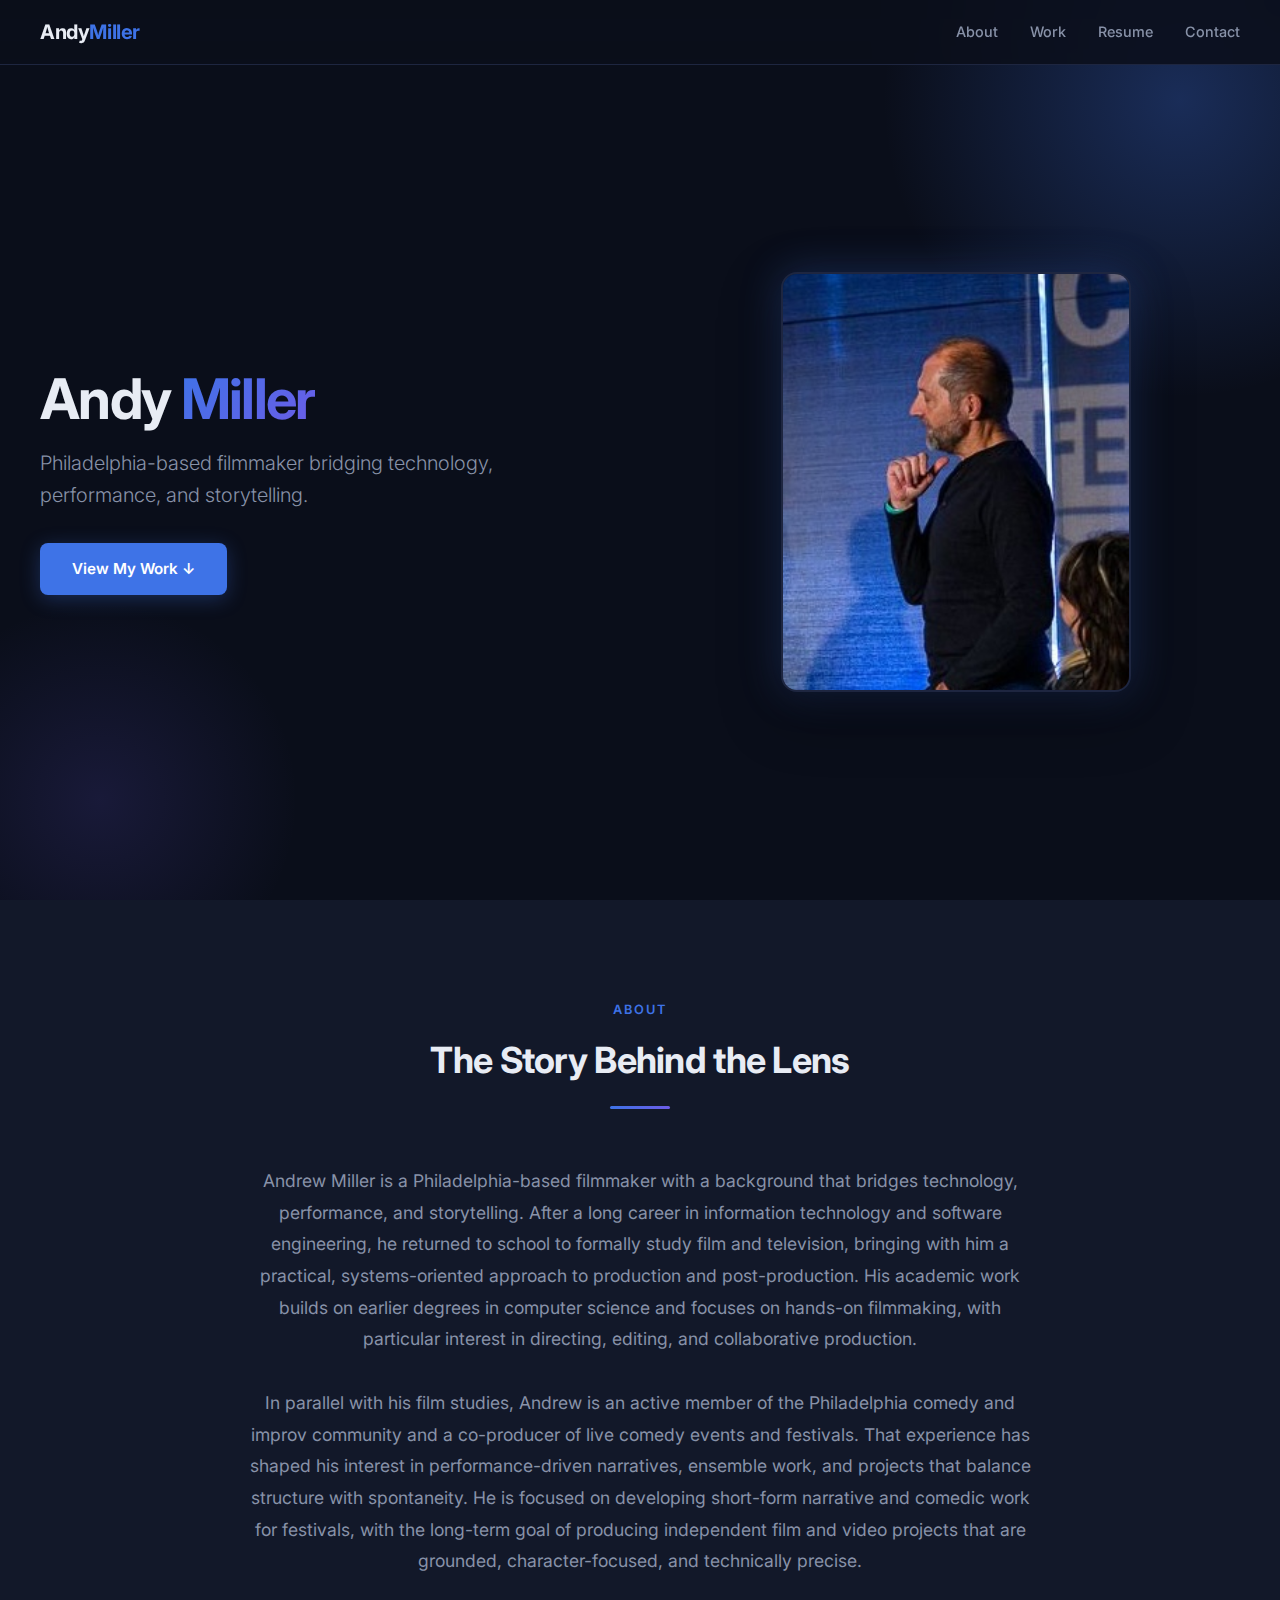
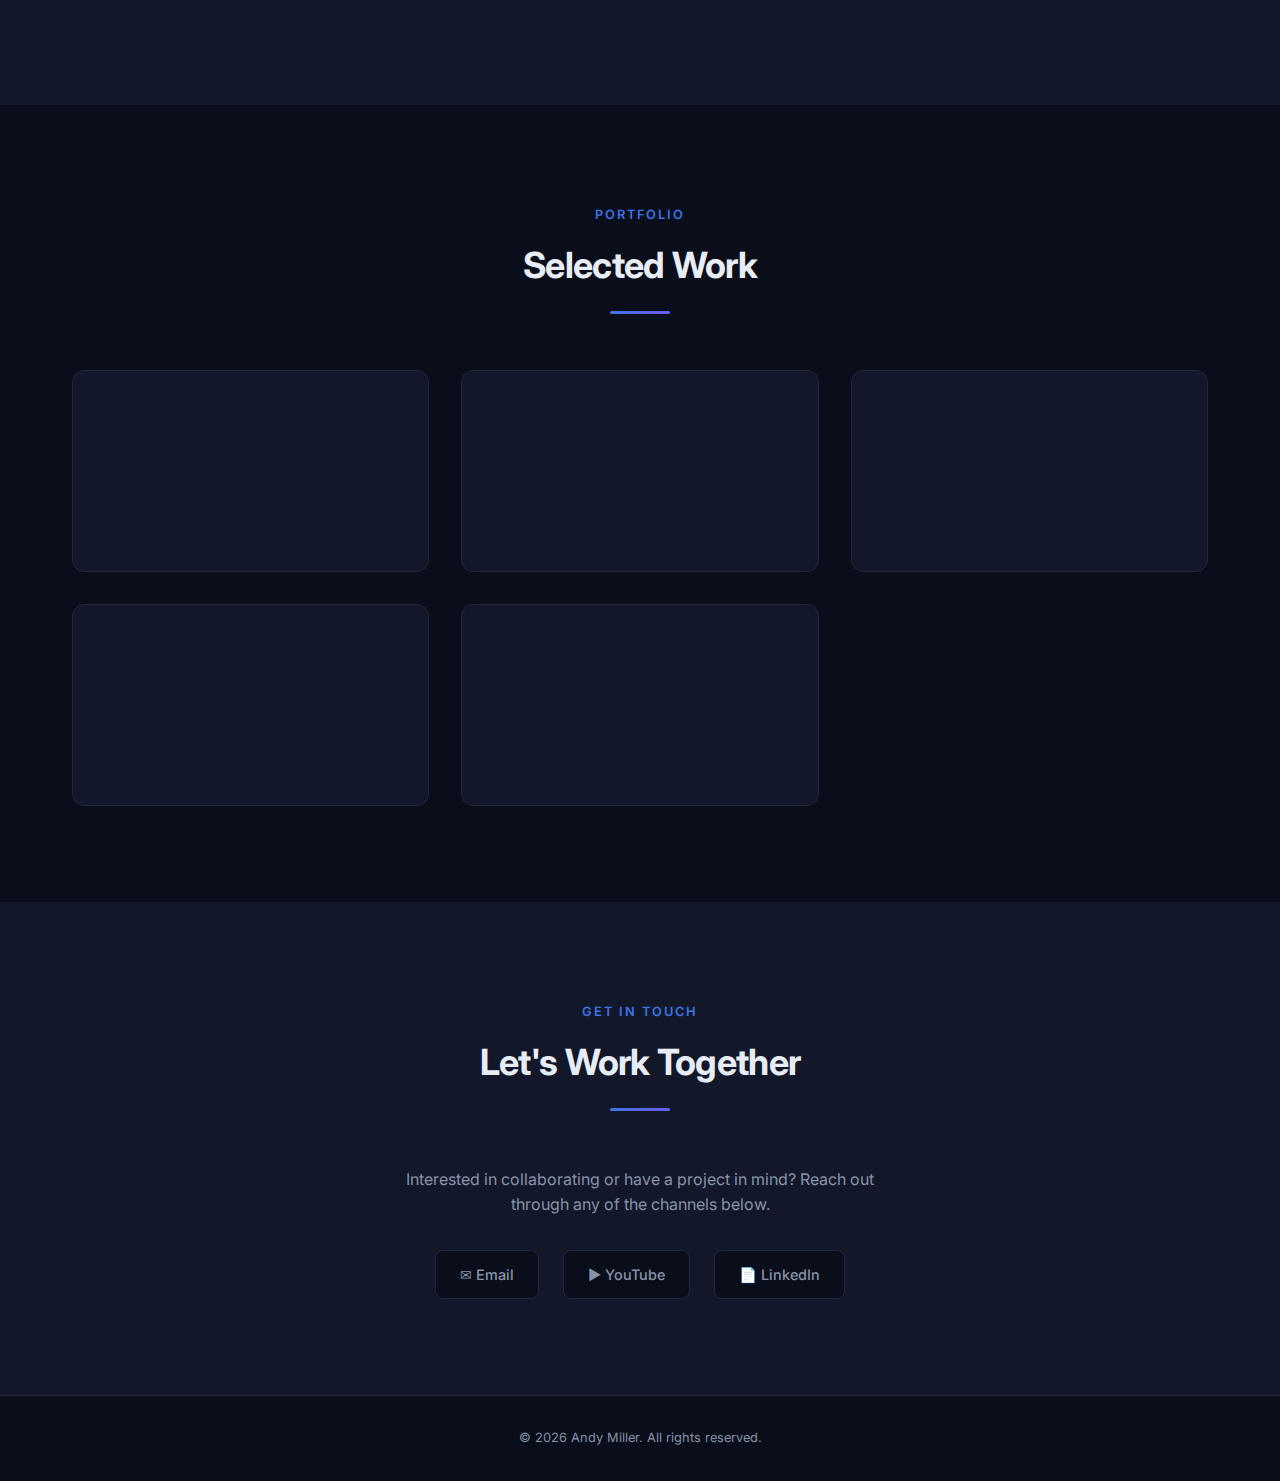
<file: src/index.html>
<!DOCTYPE html>
<html lang="en">
<head>
  <meta charset="UTF-8">
  <meta name="viewport" content="width=device-width, initial-scale=1.0">
  <title>Andy Miller — Filmmaker</title>
  <meta name="description" content="Andrew Miller is a Philadelphia-based filmmaker bridging technology, performance, and storytelling. Explore his short films, documentaries, and creative work.">
  <link rel="preconnect" href="https://fonts.googleapis.com">
  <link rel="preconnect" href="https://fonts.gstatic.com" crossorigin>
  <link href="https://fonts.googleapis.com/css2?family=Inter:wght@300;400;500;600;700&display=swap" rel="stylesheet">
  <link rel="stylesheet" href="styles/main.css">
</head>
<body>

  <!-- ===== HEADER ===== -->
  <header>
    <nav>
      <a href="#" class="nav-logo">Andy<span>Miller</span></a>
      <ul class="nav-links">
        <li><a href="#about">About</a></li>
        <li><a href="#work">Work</a></li>
        <li><a href="resume.html">Resume</a></li>
        <li><a href="#contact">Contact</a></li>
      </ul>
    </nav>
  </header>

  <!-- ===== HERO ===== -->
  <section class="hero" id="home">
    <div class="hero-content">
      <div class="hero-text">
        <h1>Andy <span class="accent">Miller</span></h1>
        <p class="hero-tagline">Philadelphia-based filmmaker bridging technology, performance, and storytelling.</p>
        <a href="#work" class="hero-cta">View My Work &darr;</a>
      </div>
      <div class="hero-image-wrapper">
        <div class="hero-image">
          <img src="assets/images/andy.jpg" alt="Andrew Miller">
        </div>
      </div>
    </div>
  </section>

  <!-- ===== ABOUT ===== -->
  <section class="about" id="about">
    <div class="section-header">
      <span class="section-label">About</span>
      <h2 class="section-title">The Story Behind the Lens</h2>
      <div class="section-divider"></div>
    </div>
    <div class="about-content">
      <p class="about-text">
        Andrew Miller is a Philadelphia-based filmmaker with a background that bridges technology,
        performance, and storytelling. After a long career in information technology and software
        engineering, he returned to school to formally study film and television, bringing with him
        a practical, systems-oriented approach to production and post-production. His academic work
        builds on earlier degrees in computer science and focuses on hands-on filmmaking, with
        particular interest in directing, editing, and collaborative production.
      </p>
      <p class="about-text">
        In parallel with his film studies, Andrew is an active member of the Philadelphia comedy and
        improv community and a co-producer of live comedy events and festivals. That experience has
        shaped his interest in performance-driven narratives, ensemble work, and projects that balance
        structure with spontaneity. He is focused on developing short-form narrative and comedic work
        for festivals, with the long-term goal of producing independent film and video projects that
        are grounded, character-focused, and technically precise.
      </p>
    </div>
  </section>

  <!-- ===== PORTFOLIO ===== -->
  <section class="portfolio" id="work">
    <div class="section-header">
      <span class="section-label">Portfolio</span>
      <h2 class="section-title">Selected Work</h2>
      <div class="section-divider"></div>
    </div>
    <div class="video-grid">

      <!-- Playlist -->
      <div class="video-card">
        <div class="video-embed">
          <iframe
            src="https://www.youtube.com/embed/videoseries?list=PLvM8l05agJrWosXcL3t0RMbjqAm4UFFos"
            title="Video Playlist"
            loading="lazy"
            allow="accelerometer; autoplay; clipboard-write; encrypted-media; gyroscope; picture-in-picture"
            allowfullscreen
          ></iframe>
        </div>
      </div>

      <!-- Video 2 -->
      <div class="video-card">
        <div class="video-embed">
          <iframe
            src="https://www.youtube.com/embed/fy6eX-CMvN8"
            title="Video"
            loading="lazy"
            allow="accelerometer; autoplay; clipboard-write; encrypted-media; gyroscope; picture-in-picture"
            allowfullscreen
          ></iframe>
        </div>
      </div>

      <!-- Video 3 -->
      <div class="video-card">
        <div class="video-embed">
          <iframe
            src="https://www.youtube.com/embed/2DPadwNRRfA"
            title="Video"
            loading="lazy"
            allow="accelerometer; autoplay; clipboard-write; encrypted-media; gyroscope; picture-in-picture"
            allowfullscreen
          ></iframe>
        </div>
      </div>

      <!-- Video 4 -->
      <div class="video-card">
        <div class="video-embed">
          <iframe
            src="https://www.youtube.com/embed/4OeTEmHi_I4"
            title="Video"
            loading="lazy"
            allow="accelerometer; autoplay; clipboard-write; encrypted-media; gyroscope; picture-in-picture"
            allowfullscreen
          ></iframe>
        </div>
      </div>

      <!-- Video 5 -->
      <div class="video-card">
        <div class="video-embed">
          <iframe
            src="https://www.youtube.com/embed/J1m3yMe3Npw"
            title="Video"
            loading="lazy"
            allow="accelerometer; autoplay; clipboard-write; encrypted-media; gyroscope; picture-in-picture"
            allowfullscreen
          ></iframe>
        </div>
      </div>

    </div>
  </section>

  <!-- ===== CONTACT ===== -->
  <section class="contact" id="contact">
    <div class="section-header">
      <span class="section-label">Get in Touch</span>
      <h2 class="section-title">Let's Work Together</h2>
      <div class="section-divider"></div>
    </div>
    <p class="contact-text">
      Interested in collaborating or have a project in mind? Reach out through any of the channels below.
    </p>
    <div class="contact-links">
      <a href="mailto:amiller0184@gmail.com" class="contact-link">&#9993; Email</a>
      <a href="https://www.youtube.com/@andymillershow" target="_blank" rel="noopener noreferrer" class="contact-link">&#9654; YouTube</a>
      <a href="https://www.linkedin.com/in/andrew-miller-mtm/" target="_blank" rel="noopener noreferrer" class="contact-link">&#128196; LinkedIn</a>
    </div>
  </section>

  <!-- ===== FOOTER ===== -->
  <footer>
    &copy; 2026 Andy Miller. All rights reserved.
  </footer>

  <script src="scripts/main.js"></script>
</body>
</html>
</file>
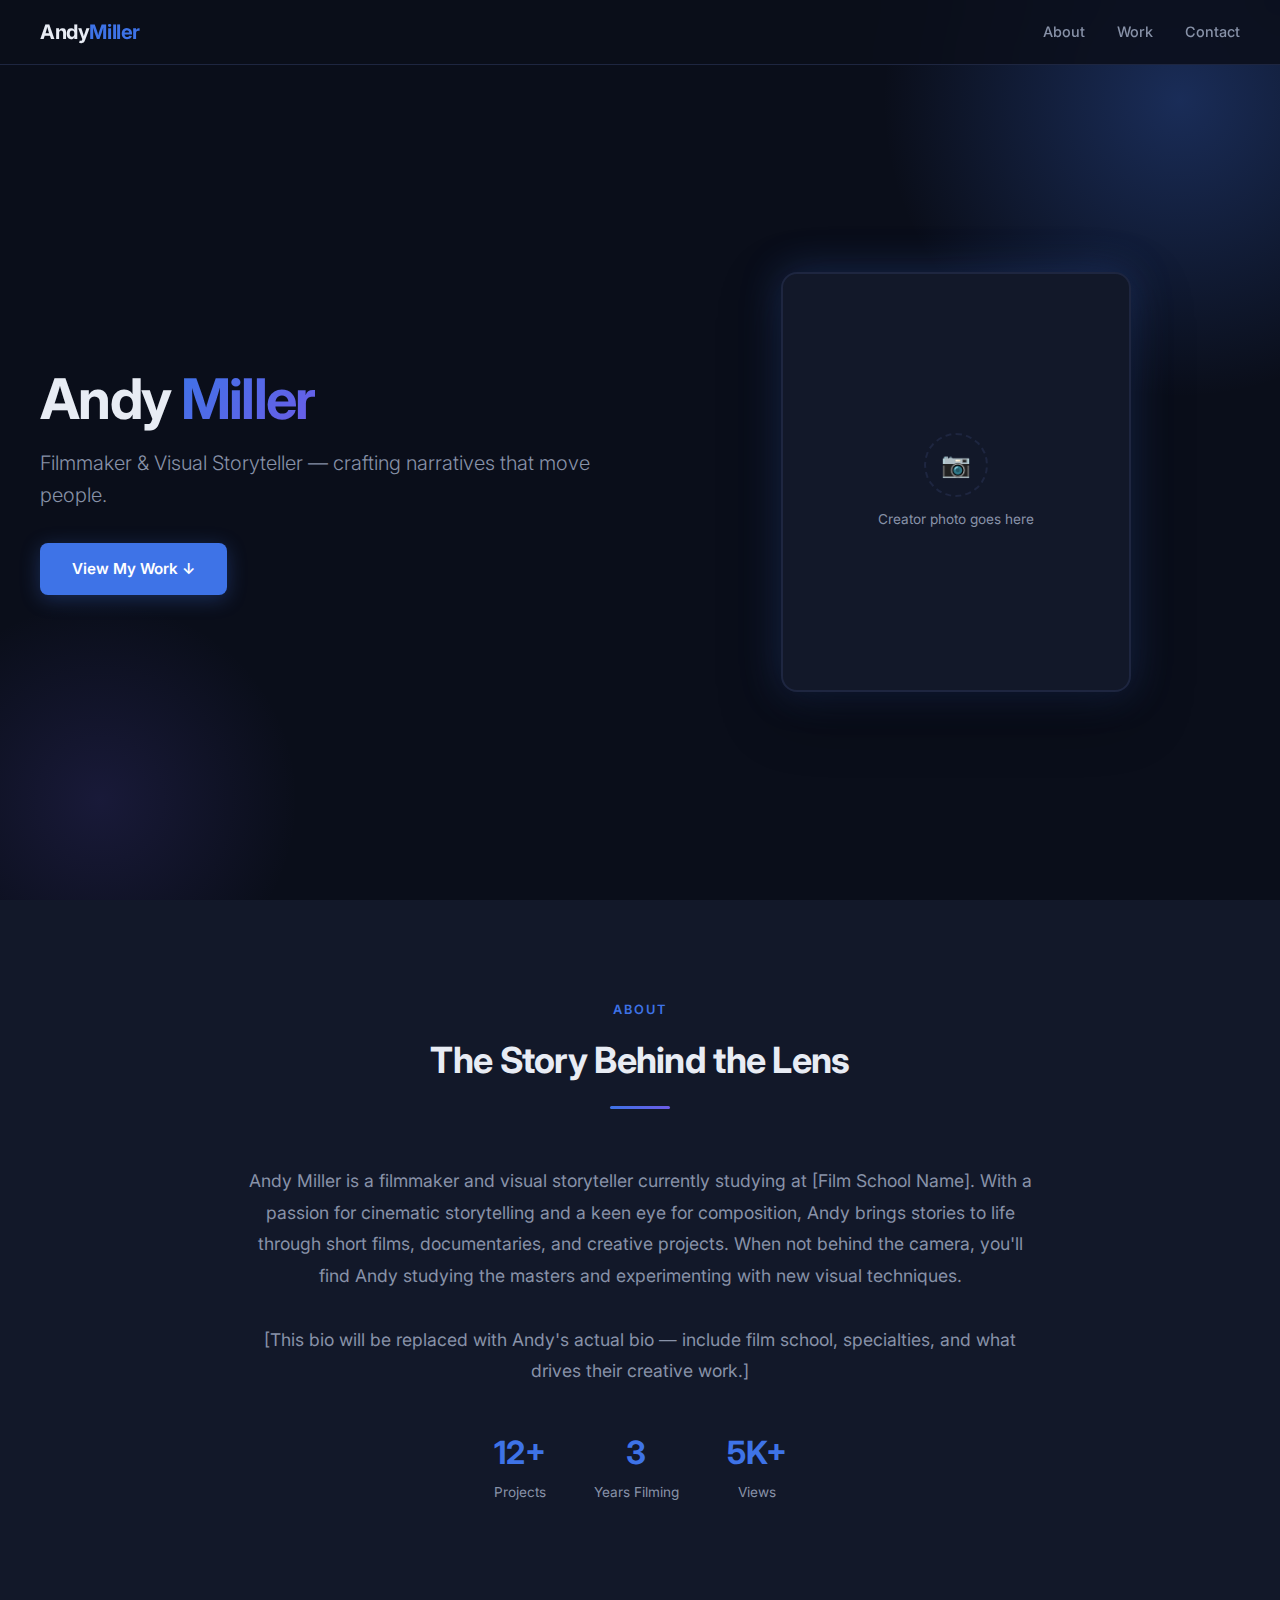
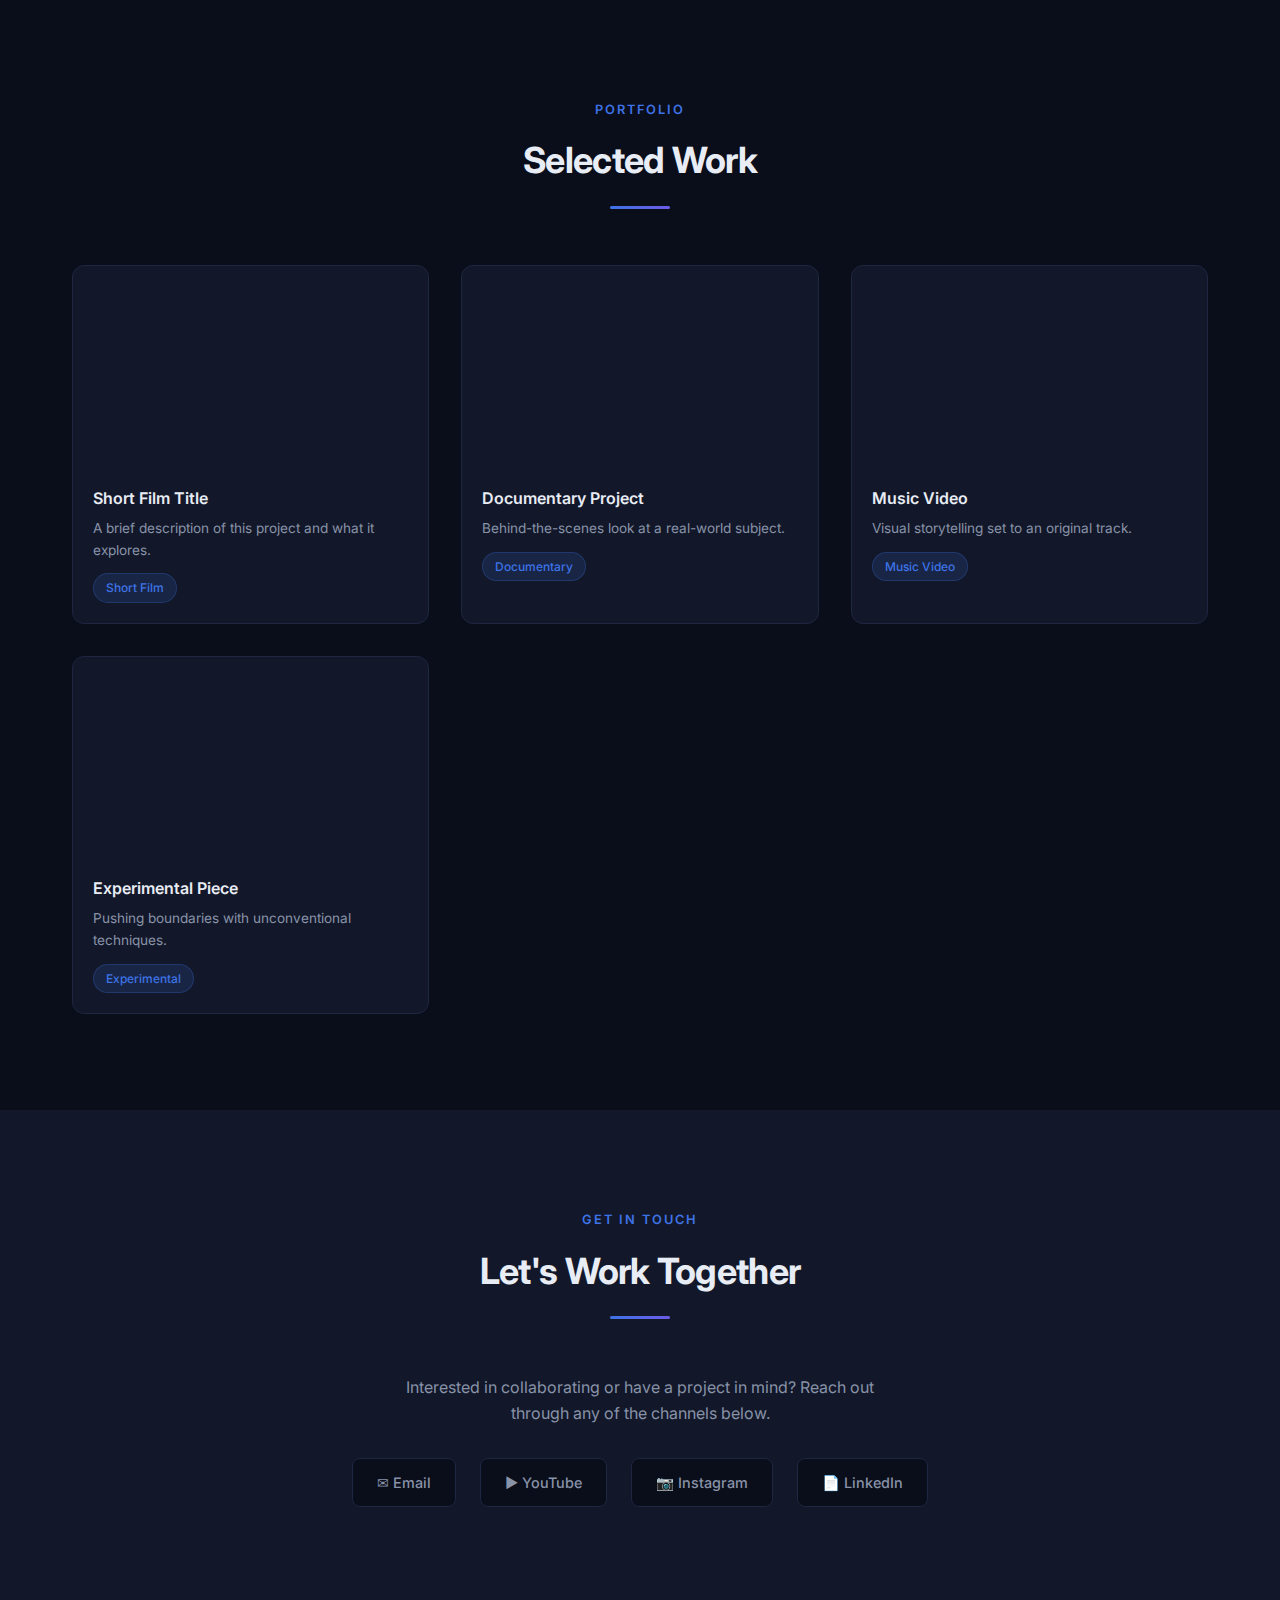
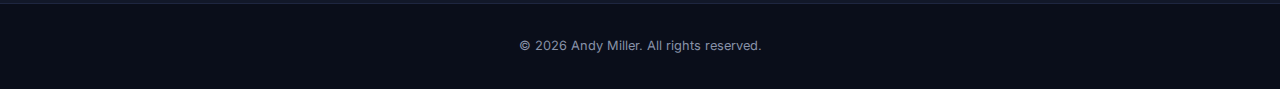
<file: preview.html>
<!DOCTYPE html>
<html lang="en">
<head>
  <meta charset="UTF-8">
  <meta name="viewport" content="width=device-width, initial-scale=1.0">
  <title>Andy Miller — Filmmaker</title>
  <link rel="preconnect" href="https://fonts.googleapis.com">
  <link rel="preconnect" href="https://fonts.gstatic.com" crossorigin>
  <link href="https://fonts.googleapis.com/css2?family=Inter:wght@300;400;500;600;700&display=swap" rel="stylesheet">
  <style>
    /* ========== RESET & BASE ========== */
    *, *::before, *::after {
      margin: 0;
      padding: 0;
      box-sizing: border-box;
    }

    :root {
      --bg-primary: #0a0e1a;
      --bg-surface: #121829;
      --bg-surface-hover: #1a2238;
      --accent: #3e73e7;
      --accent-hover: #5a8ff0;
      --accent-glow: rgba(62, 115, 231, 0.3);
      --accent-glow-strong: rgba(62, 115, 231, 0.5);
      --text-primary: #e8ecf4;
      --text-secondary: #8892a8;
      --border: #1e2640;
      --gradient-start: #3e73e7;
      --gradient-end: #6c5ce7;
    }

    html {
      scroll-behavior: smooth;
    }

    body {
      font-family: 'Inter', -apple-system, BlinkMacSystemFont, sans-serif;
      background-color: var(--bg-primary);
      color: var(--text-primary);
      line-height: 1.6;
      overflow-x: hidden;
    }

    /* ========== HEADER / NAV ========== */
    header {
      position: fixed;
      top: 0;
      left: 0;
      right: 0;
      z-index: 100;
      padding: 1rem 2rem;
      background: rgba(10, 14, 26, 0.85);
      backdrop-filter: blur(20px);
      border-bottom: 1px solid var(--border);
    }

    nav {
      max-width: 1200px;
      margin: 0 auto;
      display: flex;
      justify-content: space-between;
      align-items: center;
    }

    .nav-logo {
      font-size: 1.25rem;
      font-weight: 700;
      color: var(--text-primary);
      text-decoration: none;
      letter-spacing: -0.02em;
    }

    .nav-logo span {
      color: var(--accent);
    }

    .nav-links {
      display: flex;
      list-style: none;
      gap: 2rem;
    }

    .nav-links a {
      color: var(--text-secondary);
      text-decoration: none;
      font-size: 0.9rem;
      font-weight: 500;
      transition: color 0.3s ease;
      position: relative;
    }

    .nav-links a::after {
      content: '';
      position: absolute;
      bottom: -4px;
      left: 0;
      width: 0;
      height: 2px;
      background: var(--accent);
      transition: width 0.3s ease;
    }

    .nav-links a:hover {
      color: var(--text-primary);
    }

    .nav-links a:hover::after {
      width: 100%;
    }

    /* ========== HERO ========== */
    .hero {
      min-height: 100vh;
      display: flex;
      align-items: center;
      justify-content: center;
      padding: 8rem 2rem 4rem;
      position: relative;
    }

    .hero::before {
      content: '';
      position: absolute;
      top: -200px;
      right: -200px;
      width: 600px;
      height: 600px;
      background: radial-gradient(circle, var(--accent-glow) 0%, transparent 70%);
      pointer-events: none;
    }

    .hero::after {
      content: '';
      position: absolute;
      bottom: -100px;
      left: -100px;
      width: 400px;
      height: 400px;
      background: radial-gradient(circle, rgba(108, 92, 231, 0.15) 0%, transparent 70%);
      pointer-events: none;
    }

    .hero-content {
      max-width: 1200px;
      width: 100%;
      display: grid;
      grid-template-columns: 1fr 1fr;
      gap: 4rem;
      align-items: center;
      position: relative;
      z-index: 1;
    }

    .hero-text h1 {
      font-size: 3.5rem;
      font-weight: 700;
      line-height: 1.1;
      letter-spacing: -0.03em;
      margin-bottom: 1rem;
    }

    .hero-text h1 .accent {
      background: linear-gradient(135deg, var(--gradient-start), var(--gradient-end));
      -webkit-background-clip: text;
      -webkit-text-fill-color: transparent;
      background-clip: text;
    }

    .hero-tagline {
      font-size: 1.25rem;
      color: var(--text-secondary);
      margin-bottom: 2rem;
      font-weight: 300;
    }

    .hero-cta {
      display: inline-flex;
      align-items: center;
      gap: 0.5rem;
      padding: 0.875rem 2rem;
      background: var(--accent);
      color: white;
      text-decoration: none;
      border-radius: 8px;
      font-weight: 600;
      font-size: 0.95rem;
      transition: all 0.3s ease;
      box-shadow: 0 4px 20px var(--accent-glow);
    }

    .hero-cta:hover {
      background: var(--accent-hover);
      box-shadow: 0 4px 30px var(--accent-glow-strong);
      transform: translateY(-2px);
    }

    .hero-image-wrapper {
      display: flex;
      justify-content: center;
    }

    .hero-image {
      width: 350px;
      height: 420px;
      border-radius: 16px;
      background: var(--bg-surface);
      border: 2px solid var(--border);
      overflow: hidden;
      position: relative;
      box-shadow: 0 20px 60px rgba(0, 0, 0, 0.4), 0 0 40px var(--accent-glow);
    }

    .hero-image .placeholder {
      width: 100%;
      height: 100%;
      display: flex;
      flex-direction: column;
      align-items: center;
      justify-content: center;
      color: var(--text-secondary);
      font-size: 0.85rem;
      gap: 0.75rem;
    }

    .placeholder-icon {
      width: 64px;
      height: 64px;
      border-radius: 50%;
      border: 2px dashed var(--border);
      display: flex;
      align-items: center;
      justify-content: center;
      font-size: 1.5rem;
    }

    /* ========== SECTION SHARED ========== */
    section {
      padding: 6rem 2rem;
    }

    .section-header {
      text-align: center;
      margin-bottom: 3.5rem;
    }

    .section-label {
      display: inline-block;
      font-size: 0.8rem;
      font-weight: 600;
      text-transform: uppercase;
      letter-spacing: 0.15em;
      color: var(--accent);
      margin-bottom: 0.75rem;
    }

    .section-title {
      font-size: 2.25rem;
      font-weight: 700;
      letter-spacing: -0.02em;
    }

    .section-divider {
      width: 60px;
      height: 3px;
      background: linear-gradient(90deg, var(--gradient-start), var(--gradient-end));
      margin: 1rem auto 0;
      border-radius: 2px;
    }

    /* ========== ABOUT ========== */
    .about {
      background: var(--bg-surface);
      position: relative;
    }

    .about-content {
      max-width: 800px;
      margin: 0 auto;
      text-align: center;
    }

    .about-text {
      font-size: 1.1rem;
      color: var(--text-secondary);
      line-height: 1.8;
      margin-bottom: 2rem;
    }

    .about-stats {
      display: flex;
      justify-content: center;
      gap: 3rem;
      margin-top: 2.5rem;
    }

    .stat {
      text-align: center;
    }

    .stat-number {
      font-size: 2rem;
      font-weight: 700;
      color: var(--accent);
    }

    .stat-label {
      font-size: 0.85rem;
      color: var(--text-secondary);
      margin-top: 0.25rem;
    }

    /* ========== PORTFOLIO / REEL ========== */
    .portfolio {
      max-width: 1200px;
      margin: 0 auto;
    }

    .video-grid {
      display: grid;
      grid-template-columns: repeat(auto-fit, minmax(340px, 1fr));
      gap: 2rem;
      max-width: 1200px;
      margin: 0 auto;
    }

    .video-card {
      background: var(--bg-surface);
      border-radius: 12px;
      overflow: hidden;
      border: 1px solid var(--border);
      transition: all 0.4s ease;
    }

    .video-card:hover {
      border-color: var(--accent);
      transform: translateY(-4px);
      box-shadow: 0 12px 40px rgba(0, 0, 0, 0.3), 0 0 20px var(--accent-glow);
    }

    .video-embed {
      position: relative;
      padding-bottom: 56.25%; /* 16:9 */
      height: 0;
      overflow: hidden;
    }

    .video-embed iframe {
      position: absolute;
      top: 0;
      left: 0;
      width: 100%;
      height: 100%;
      border: none;
    }

    .video-info {
      padding: 1.25rem;
    }

    .video-title {
      font-size: 1rem;
      font-weight: 600;
      margin-bottom: 0.4rem;
    }

    .video-description {
      font-size: 0.85rem;
      color: var(--text-secondary);
    }

    .video-tag {
      display: inline-block;
      margin-top: 0.75rem;
      padding: 0.25rem 0.75rem;
      font-size: 0.75rem;
      font-weight: 500;
      background: rgba(62, 115, 231, 0.15);
      color: var(--accent);
      border-radius: 20px;
      border: 1px solid rgba(62, 115, 231, 0.25);
    }

    /* ========== CONTACT / FOOTER ========== */
    .contact {
      background: var(--bg-surface);
      text-align: center;
    }

    .contact-links {
      display: flex;
      justify-content: center;
      gap: 1.5rem;
      margin-top: 2rem;
      flex-wrap: wrap;
    }

    .contact-link {
      display: inline-flex;
      align-items: center;
      gap: 0.5rem;
      padding: 0.75rem 1.5rem;
      background: var(--bg-primary);
      color: var(--text-secondary);
      text-decoration: none;
      border-radius: 8px;
      font-size: 0.9rem;
      font-weight: 500;
      border: 1px solid var(--border);
      transition: all 0.3s ease;
    }

    .contact-link:hover {
      color: var(--text-primary);
      border-color: var(--accent);
      box-shadow: 0 0 15px var(--accent-glow);
    }

    footer {
      padding: 2rem;
      text-align: center;
      color: var(--text-secondary);
      font-size: 0.8rem;
      border-top: 1px solid var(--border);
    }

    /* ========== RESPONSIVE ========== */
    @media (max-width: 768px) {
      .hero-content {
        grid-template-columns: 1fr;
        text-align: center;
        gap: 2.5rem;
      }

      .hero-text h1 {
        font-size: 2.5rem;
      }

      .hero-image {
        width: 260px;
        height: 320px;
      }

      .hero-image-wrapper {
        order: -1;
      }

      .hero-cta {
        margin: 0 auto;
      }

      .nav-links {
        gap: 1.25rem;
      }

      .video-grid {
        grid-template-columns: 1fr;
      }

      .about-stats {
        gap: 2rem;
      }

      .section-title {
        font-size: 1.75rem;
      }
    }

    @media (max-width: 480px) {
      header {
        padding: 0.75rem 1rem;
      }

      .nav-links {
        gap: 1rem;
        font-size: 0.8rem;
      }

      .hero {
        padding: 6rem 1rem 3rem;
      }

      .hero-text h1 {
        font-size: 2rem;
      }

      .about-stats {
        flex-direction: column;
        gap: 1.5rem;
      }
    }
  </style>
</head>
<body>

  <!-- ===== HEADER ===== -->
  <header>
    <nav>
      <a href="#" class="nav-logo">Andy<span>Miller</span></a>
      <ul class="nav-links">
        <li><a href="#about">About</a></li>
        <li><a href="#work">Work</a></li>
        <li><a href="#contact">Contact</a></li>
      </ul>
    </nav>
  </header>

  <!-- ===== HERO ===== -->
  <section class="hero" id="home">
    <div class="hero-content">
      <div class="hero-text">
        <h1>Andy <span class="accent">Miller</span></h1>
        <p class="hero-tagline">Filmmaker &amp; Visual Storyteller — crafting narratives that move people.</p>
        <a href="#work" class="hero-cta">View My Work &darr;</a>
      </div>
      <div class="hero-image-wrapper">
        <div class="hero-image">
          <div class="placeholder">
            <div class="placeholder-icon">&#128247;</div>
            <span>Creator photo goes here</span>
          </div>
        </div>
      </div>
    </div>
  </section>

  <!-- ===== ABOUT ===== -->
  <section class="about" id="about">
    <div class="section-header">
      <span class="section-label">About</span>
      <h2 class="section-title">The Story Behind the Lens</h2>
      <div class="section-divider"></div>
    </div>
    <div class="about-content">
      <p class="about-text">
        Andy Miller is a filmmaker and visual storyteller currently studying at [Film School Name].
        With a passion for cinematic storytelling and a keen eye for composition, Andy brings stories
        to life through short films, documentaries, and creative projects. When not behind the camera,
        you'll find Andy studying the masters and experimenting with new visual techniques.
      </p>
      <p class="about-text">
        [This bio will be replaced with Andy's actual bio — include film school, specialties,
        and what drives their creative work.]
      </p>
      <div class="about-stats">
        <div class="stat">
          <div class="stat-number">12+</div>
          <div class="stat-label">Projects</div>
        </div>
        <div class="stat">
          <div class="stat-number">3</div>
          <div class="stat-label">Years Filming</div>
        </div>
        <div class="stat">
          <div class="stat-number">5K+</div>
          <div class="stat-label">Views</div>
        </div>
      </div>
    </div>
  </section>

  <!-- ===== PORTFOLIO ===== -->
  <section class="portfolio" id="work">
    <div class="section-header">
      <span class="section-label">Portfolio</span>
      <h2 class="section-title">Selected Work</h2>
      <div class="section-divider"></div>
    </div>
    <div class="video-grid">

      <!-- Video Card 1 -->
      <div class="video-card">
        <div class="video-embed">
          <iframe
            src="https://www.youtube.com/embed/dQw4w9WgXcQ"
            title="Sample Video 1"
            allow="accelerometer; autoplay; clipboard-write; encrypted-media; gyroscope; picture-in-picture"
            allowfullscreen
          ></iframe>
        </div>
        <div class="video-info">
          <h3 class="video-title">Short Film Title</h3>
          <p class="video-description">A brief description of this project and what it explores.</p>
          <span class="video-tag">Short Film</span>
        </div>
      </div>

      <!-- Video Card 2 -->
      <div class="video-card">
        <div class="video-embed">
          <iframe
            src="https://www.youtube.com/embed/dQw4w9WgXcQ"
            title="Sample Video 2"
            allow="accelerometer; autoplay; clipboard-write; encrypted-media; gyroscope; picture-in-picture"
            allowfullscreen
          ></iframe>
        </div>
        <div class="video-info">
          <h3 class="video-title">Documentary Project</h3>
          <p class="video-description">Behind-the-scenes look at a real-world subject.</p>
          <span class="video-tag">Documentary</span>
        </div>
      </div>

      <!-- Video Card 3 -->
      <div class="video-card">
        <div class="video-embed">
          <iframe
            src="https://www.youtube.com/embed/dQw4w9WgXcQ"
            title="Sample Video 3"
            allow="accelerometer; autoplay; clipboard-write; encrypted-media; gyroscope; picture-in-picture"
            allowfullscreen
          ></iframe>
        </div>
        <div class="video-info">
          <h3 class="video-title">Music Video</h3>
          <p class="video-description">Visual storytelling set to an original track.</p>
          <span class="video-tag">Music Video</span>
        </div>
      </div>

      <!-- Video Card 4 -->
      <div class="video-card">
        <div class="video-embed">
          <iframe
            src="https://www.youtube.com/embed/dQw4w9WgXcQ"
            title="Sample Video 4"
            allow="accelerometer; autoplay; clipboard-write; encrypted-media; gyroscope; picture-in-picture"
            allowfullscreen
          ></iframe>
        </div>
        <div class="video-info">
          <h3 class="video-title">Experimental Piece</h3>
          <p class="video-description">Pushing boundaries with unconventional techniques.</p>
          <span class="video-tag">Experimental</span>
        </div>
      </div>

    </div>
  </section>

  <!-- ===== CONTACT ===== -->
  <section class="contact" id="contact">
    <div class="section-header">
      <span class="section-label">Get in Touch</span>
      <h2 class="section-title">Let's Work Together</h2>
      <div class="section-divider"></div>
    </div>
    <p style="color: var(--text-secondary); max-width: 500px; margin: 0 auto;">
      Interested in collaborating or have a project in mind? Reach out through any of the channels below.
    </p>
    <div class="contact-links">
      <a href="mailto:andy@example.com" class="contact-link">&#9993; Email</a>
      <a href="#" class="contact-link">&#9654; YouTube</a>
      <a href="#" class="contact-link">&#128247; Instagram</a>
      <a href="#" class="contact-link">&#128196; LinkedIn</a>
    </div>
  </section>

  <!-- ===== FOOTER ===== -->
  <footer>
    &copy; 2026 Andy Miller. All rights reserved.
  </footer>

</body>
</html>
</file>
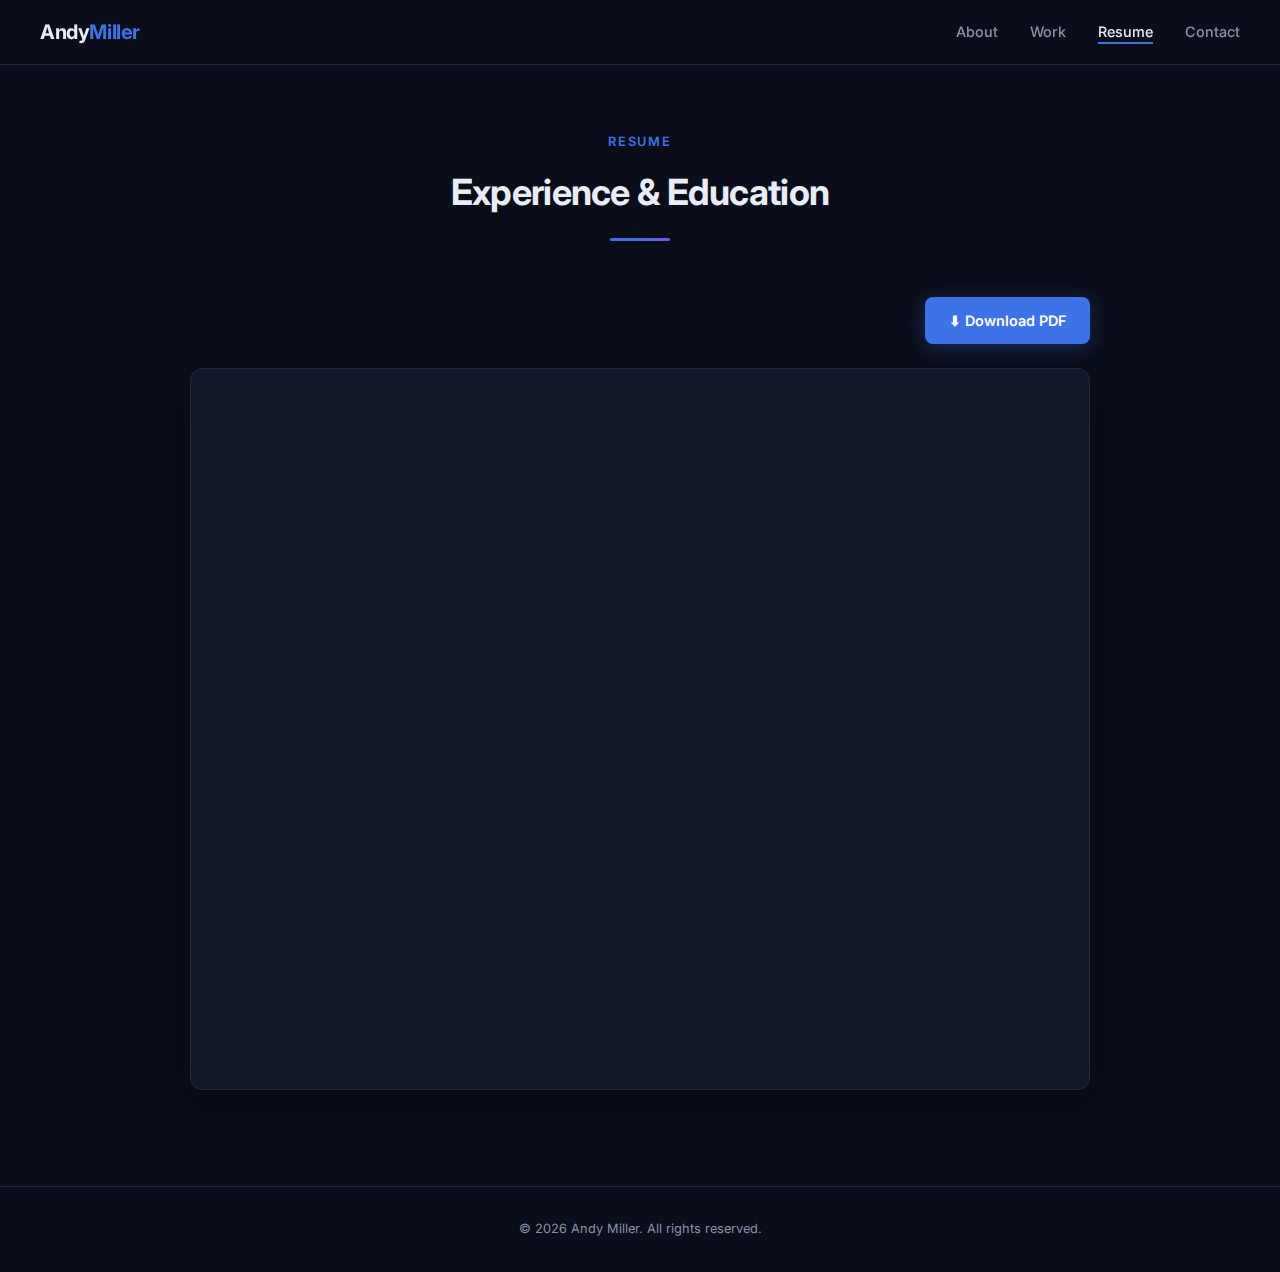
<file: src/resume.html>
<!DOCTYPE html>
<html lang="en">
<head>
  <meta charset="UTF-8">
  <meta name="viewport" content="width=device-width, initial-scale=1.0">
  <title>Resume — Andy Miller</title>
  <meta name="description" content="Andrew Miller's resume — Philadelphia-based filmmaker bridging technology, performance, and storytelling.">
  <link rel="preconnect" href="https://fonts.googleapis.com">
  <link rel="preconnect" href="https://fonts.gstatic.com" crossorigin>
  <link href="https://fonts.googleapis.com/css2?family=Inter:wght@300;400;500;600;700&display=swap" rel="stylesheet">
  <link rel="stylesheet" href="styles/main.css">
</head>
<body>

  <!-- ===== HEADER ===== -->
  <header>
    <nav>
      <a href="index.html" class="nav-logo">Andy<span>Miller</span></a>
      <ul class="nav-links">
        <li><a href="index.html#about">About</a></li>
        <li><a href="index.html#work">Work</a></li>
        <li><a href="resume.html" class="active">Resume</a></li>
        <li><a href="index.html#contact">Contact</a></li>
      </ul>
    </nav>
  </header>

  <!-- ===== RESUME ===== -->
  <section class="resume" id="resume">
    <div class="section-header">
      <span class="section-label">Resume</span>
      <h2 class="section-title">Experience &amp; Education</h2>
      <div class="section-divider"></div>
    </div>
    <div class="resume-container">
      <div class="resume-actions">
        <a href="assets/andrew_miller_resume.pdf" download class="resume-download">&#11015; Download PDF</a>
      </div>
      <div class="resume-embed">
        <iframe src="assets/andrew_miller_resume.pdf" title="Andy Miller Resume"></iframe>
      </div>
    </div>
  </section>

  <!-- ===== FOOTER ===== -->
  <footer>
    &copy; 2026 Andy Miller. All rights reserved.
  </footer>

</body>
</html>
</file>
<file: src/styles/main.css>
/* ========== RESET & BASE ========== */
*, *::before, *::after {
  margin: 0;
  padding: 0;
  box-sizing: border-box;
}

:root {
  --bg-primary: #0a0e1a;
  --bg-surface: #121829;
  --bg-surface-hover: #1a2238;
  --accent: #3e73e7;
  --accent-hover: #5a8ff0;
  --accent-glow: rgba(62, 115, 231, 0.3);
  --accent-glow-strong: rgba(62, 115, 231, 0.5);
  --text-primary: #e8ecf4;
  --text-secondary: #8892a8;
  --border: #1e2640;
  --gradient-start: #3e73e7;
  --gradient-end: #6c5ce7;
}

html {
  scroll-behavior: smooth;
}

body {
  font-family: 'Inter', -apple-system, BlinkMacSystemFont, sans-serif;
  background-color: var(--bg-primary);
  color: var(--text-primary);
  line-height: 1.6;
  overflow-x: hidden;
}

/* ========== HEADER / NAV ========== */
header {
  position: fixed;
  top: 0;
  left: 0;
  right: 0;
  z-index: 100;
  padding: 1rem 2rem;
  background: rgba(10, 14, 26, 0.85);
  backdrop-filter: blur(20px);
  border-bottom: 1px solid var(--border);
}

nav {
  max-width: 1200px;
  margin: 0 auto;
  display: flex;
  justify-content: space-between;
  align-items: center;
}

.nav-logo {
  font-size: 1.25rem;
  font-weight: 700;
  color: var(--text-primary);
  text-decoration: none;
  letter-spacing: -0.02em;
}

.nav-logo span {
  color: var(--accent);
}

.nav-links {
  display: flex;
  list-style: none;
  gap: 2rem;
}

.nav-links a {
  color: var(--text-secondary);
  text-decoration: none;
  font-size: 0.9rem;
  font-weight: 500;
  transition: color 0.3s ease;
  position: relative;
}

.nav-links a::after {
  content: '';
  position: absolute;
  bottom: -4px;
  left: 0;
  width: 0;
  height: 2px;
  background: var(--accent);
  transition: width 0.3s ease;
}

.nav-links a:hover {
  color: var(--text-primary);
}

.nav-links a:hover::after {
  width: 100%;
}

/* ========== HERO ========== */
.hero {
  min-height: 100vh;
  display: flex;
  align-items: center;
  justify-content: center;
  padding: 8rem 2rem 4rem;
  position: relative;
}

.hero::before {
  content: '';
  position: absolute;
  top: -200px;
  right: -200px;
  width: 600px;
  height: 600px;
  background: radial-gradient(circle, var(--accent-glow) 0%, transparent 70%);
  pointer-events: none;
}

.hero::after {
  content: '';
  position: absolute;
  bottom: -100px;
  left: -100px;
  width: 400px;
  height: 400px;
  background: radial-gradient(circle, rgba(108, 92, 231, 0.15) 0%, transparent 70%);
  pointer-events: none;
}

.hero-content {
  max-width: 1200px;
  width: 100%;
  display: grid;
  grid-template-columns: 1fr 1fr;
  gap: 4rem;
  align-items: center;
  position: relative;
  z-index: 1;
}

.hero-text h1 {
  font-size: 3.5rem;
  font-weight: 700;
  line-height: 1.1;
  letter-spacing: -0.03em;
  margin-bottom: 1rem;
}

.hero-text h1 .accent {
  background: linear-gradient(135deg, var(--gradient-start), var(--gradient-end));
  -webkit-background-clip: text;
  -webkit-text-fill-color: transparent;
  background-clip: text;
}

.hero-tagline {
  font-size: 1.25rem;
  color: var(--text-secondary);
  margin-bottom: 2rem;
  font-weight: 300;
}

.hero-cta {
  display: inline-flex;
  align-items: center;
  gap: 0.5rem;
  padding: 0.875rem 2rem;
  background: var(--accent);
  color: white;
  text-decoration: none;
  border-radius: 8px;
  font-weight: 600;
  font-size: 0.95rem;
  transition: all 0.3s ease;
  box-shadow: 0 4px 20px var(--accent-glow);
}

.hero-cta:hover {
  background: var(--accent-hover);
  box-shadow: 0 4px 30px var(--accent-glow-strong);
  transform: translateY(-2px);
}

.hero-image-wrapper {
  display: flex;
  justify-content: center;
}

.hero-image {
  width: 350px;
  height: 420px;
  border-radius: 16px;
  background: var(--bg-surface);
  border: 2px solid var(--border);
  overflow: hidden;
  position: relative;
  box-shadow: 0 20px 60px rgba(0, 0, 0, 0.4), 0 0 40px var(--accent-glow);
}

.hero-image img {
  width: 100%;
  height: 100%;
  object-fit: cover;
}

.hero-image .placeholder {
  width: 100%;
  height: 100%;
  display: flex;
  flex-direction: column;
  align-items: center;
  justify-content: center;
  color: var(--text-secondary);
  font-size: 0.85rem;
  gap: 0.75rem;
}

.placeholder-icon {
  width: 64px;
  height: 64px;
  border-radius: 50%;
  border: 2px dashed var(--border);
  display: flex;
  align-items: center;
  justify-content: center;
  font-size: 1.5rem;
}

/* ========== SECTION SHARED ========== */
section {
  padding: 6rem 2rem;
}

.section-header {
  text-align: center;
  margin-bottom: 3.5rem;
}

.section-label {
  display: inline-block;
  font-size: 0.8rem;
  font-weight: 600;
  text-transform: uppercase;
  letter-spacing: 0.15em;
  color: var(--accent);
  margin-bottom: 0.75rem;
}

.section-title {
  font-size: 2.25rem;
  font-weight: 700;
  letter-spacing: -0.02em;
}

.section-divider {
  width: 60px;
  height: 3px;
  background: linear-gradient(90deg, var(--gradient-start), var(--gradient-end));
  margin: 1rem auto 0;
  border-radius: 2px;
}

/* ========== ABOUT ========== */
.about {
  background: var(--bg-surface);
  position: relative;
}

.about-content {
  max-width: 800px;
  margin: 0 auto;
  text-align: center;
}

.about-text {
  font-size: 1.1rem;
  color: var(--text-secondary);
  line-height: 1.8;
  margin-bottom: 2rem;
}

.about-stats {
  display: flex;
  justify-content: center;
  gap: 3rem;
  margin-top: 2.5rem;
}

.stat {
  text-align: center;
}

.stat-number {
  font-size: 2rem;
  font-weight: 700;
  color: var(--accent);
}

.stat-label {
  font-size: 0.85rem;
  color: var(--text-secondary);
  margin-top: 0.25rem;
}

/* ========== PORTFOLIO / REEL ========== */
.portfolio {
  max-width: 1200px;
  margin: 0 auto;
}

.video-grid {
  display: grid;
  grid-template-columns: repeat(auto-fit, minmax(340px, 1fr));
  gap: 2rem;
  max-width: 1200px;
  margin: 0 auto;
}

.video-card {
  background: var(--bg-surface);
  border-radius: 12px;
  overflow: hidden;
  border: 1px solid var(--border);
  transition: all 0.4s ease;
}

.video-card:hover {
  border-color: var(--accent);
  transform: translateY(-4px);
  box-shadow: 0 12px 40px rgba(0, 0, 0, 0.3), 0 0 20px var(--accent-glow);
}

.video-embed {
  position: relative;
  padding-bottom: 56.25%; /* 16:9 */
  height: 0;
  overflow: hidden;
}

.video-embed iframe {
  position: absolute;
  top: 0;
  left: 0;
  width: 100%;
  height: 100%;
  border: none;
}

.video-info {
  padding: 1.25rem;
}

.video-title {
  font-size: 1rem;
  font-weight: 600;
  margin-bottom: 0.4rem;
}

.video-description {
  font-size: 0.85rem;
  color: var(--text-secondary);
}

.video-tag {
  display: inline-block;
  margin-top: 0.75rem;
  padding: 0.25rem 0.75rem;
  font-size: 0.75rem;
  font-weight: 500;
  background: rgba(62, 115, 231, 0.15);
  color: var(--accent);
  border-radius: 20px;
  border: 1px solid rgba(62, 115, 231, 0.25);
}

/* ========== RESUME ========== */
.resume {
  max-width: 1000px;
  margin: 0 auto;
  padding-top: 8rem;
}

.resume-container {
  max-width: 900px;
  margin: 0 auto;
}

.resume-actions {
  display: flex;
  justify-content: flex-end;
  margin-bottom: 1.5rem;
}

.resume-download {
  display: inline-flex;
  align-items: center;
  gap: 0.5rem;
  padding: 0.75rem 1.5rem;
  background: var(--accent);
  color: white;
  text-decoration: none;
  border-radius: 8px;
  font-weight: 600;
  font-size: 0.9rem;
  transition: all 0.3s ease;
  box-shadow: 0 4px 20px var(--accent-glow);
}

.resume-download:hover {
  background: var(--accent-hover);
  box-shadow: 0 4px 30px var(--accent-glow-strong);
  transform: translateY(-2px);
}

.resume-embed {
  background: var(--bg-surface);
  border: 1px solid var(--border);
  border-radius: 12px;
  overflow: hidden;
  box-shadow: 0 12px 40px rgba(0, 0, 0, 0.3);
}

.resume-embed iframe {
  width: 100%;
  height: 80vh;
  min-height: 600px;
  border: none;
  display: block;
}

.nav-links a.active {
  color: var(--text-primary);
}

.nav-links a.active::after {
  width: 100%;
}

/* ========== CONTACT / FOOTER ========== */
.contact {
  background: var(--bg-surface);
  text-align: center;
}

.contact-text {
  color: var(--text-secondary);
  max-width: 500px;
  margin: 0 auto;
}

.contact-links {
  display: flex;
  justify-content: center;
  gap: 1.5rem;
  margin-top: 2rem;
  flex-wrap: wrap;
}

.contact-link {
  display: inline-flex;
  align-items: center;
  gap: 0.5rem;
  padding: 0.75rem 1.5rem;
  background: var(--bg-primary);
  color: var(--text-secondary);
  text-decoration: none;
  border-radius: 8px;
  font-size: 0.9rem;
  font-weight: 500;
  border: 1px solid var(--border);
  transition: all 0.3s ease;
}

.contact-link:hover {
  color: var(--text-primary);
  border-color: var(--accent);
  box-shadow: 0 0 15px var(--accent-glow);
}

footer {
  padding: 2rem;
  text-align: center;
  color: var(--text-secondary);
  font-size: 0.8rem;
  border-top: 1px solid var(--border);
}

/* ========== RESPONSIVE ========== */
@media (max-width: 768px) {
  .hero-content {
    grid-template-columns: 1fr;
    text-align: center;
    gap: 2.5rem;
  }

  .hero-text h1 {
    font-size: 2.5rem;
  }

  .hero-image {
    width: 260px;
    height: 320px;
  }

  .hero-image-wrapper {
    order: -1;
  }

  .hero-cta {
    margin: 0 auto;
  }

  .nav-links {
    gap: 1.25rem;
  }

  .video-grid {
    grid-template-columns: 1fr;
  }

  .about-stats {
    gap: 2rem;
  }

  .section-title {
    font-size: 1.75rem;
  }
}

@media (max-width: 480px) {
  header {
    padding: 0.75rem 1rem;
  }

  .nav-links {
    gap: 1rem;
    font-size: 0.8rem;
  }

  .hero {
    padding: 6rem 1rem 3rem;
  }

  .hero-text h1 {
    font-size: 2rem;
  }

  .about-stats {
    flex-direction: column;
    gap: 1.5rem;
  }
}
</file>
